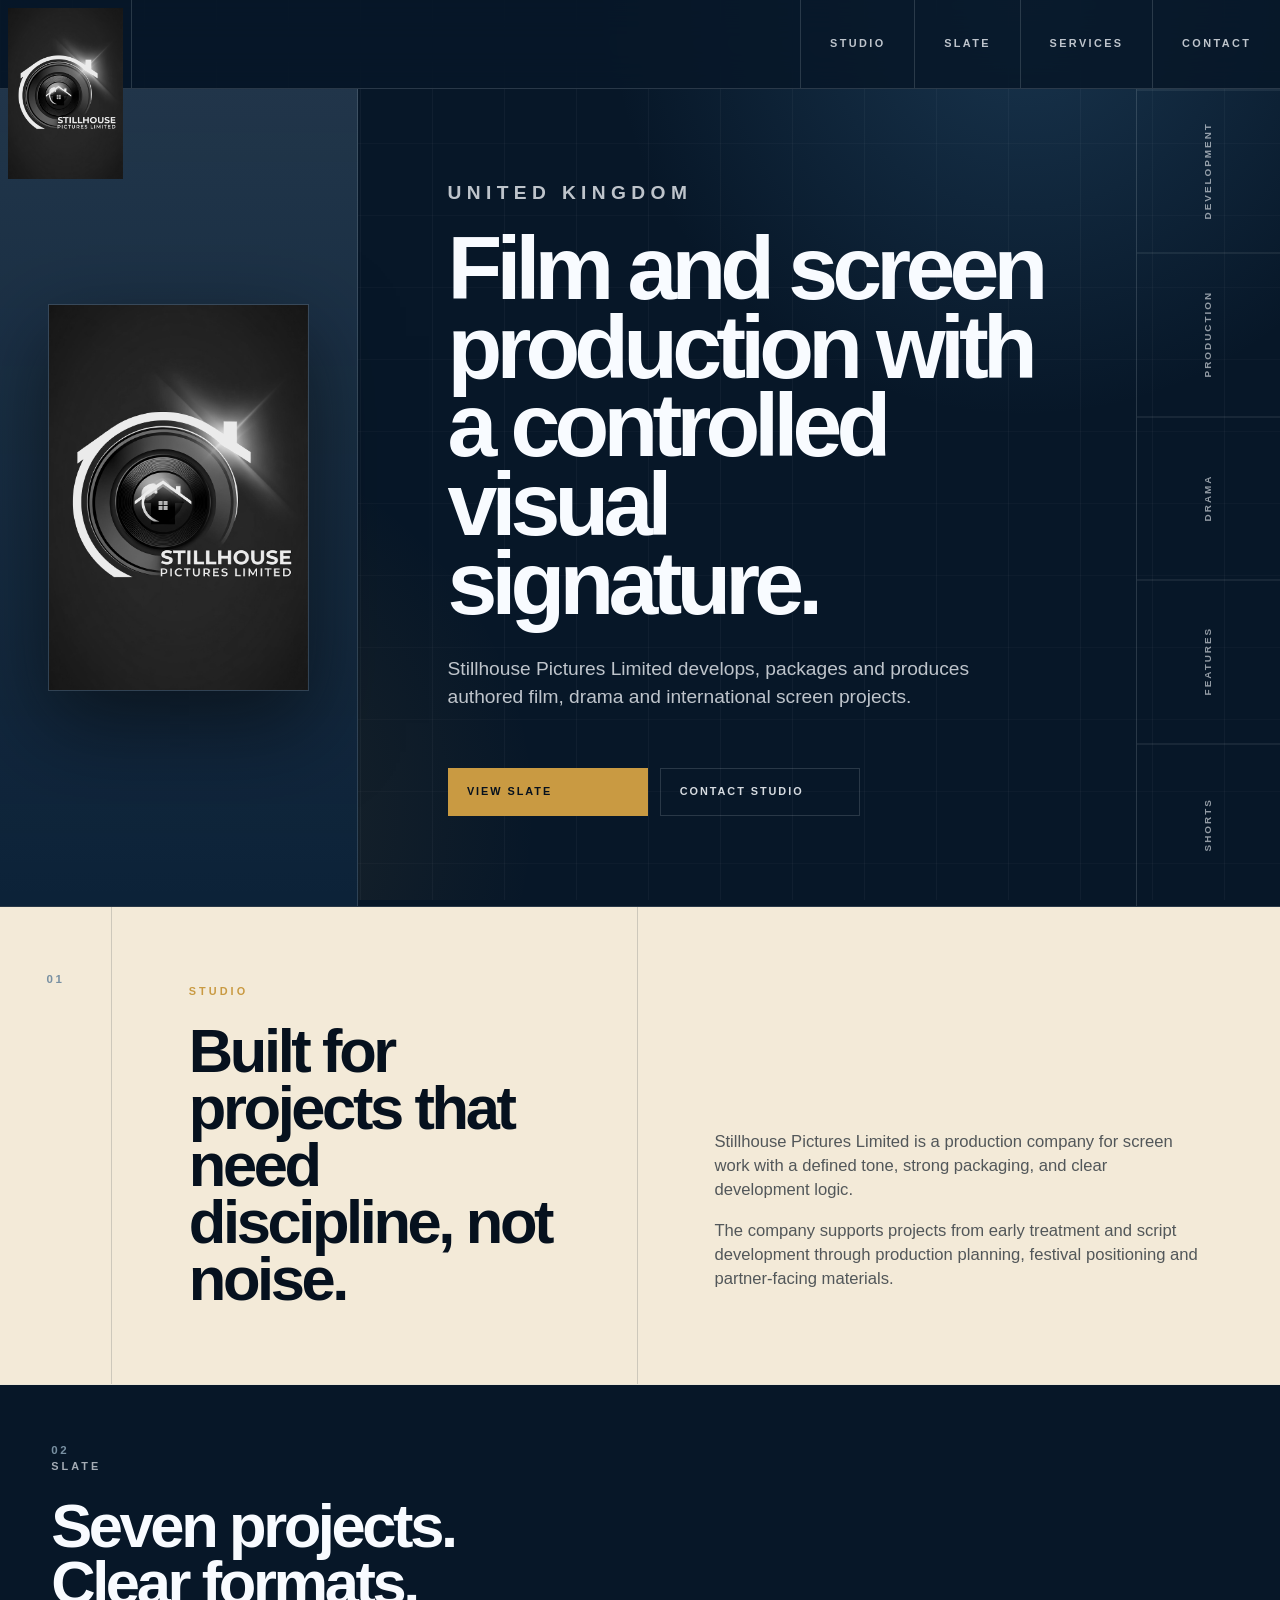
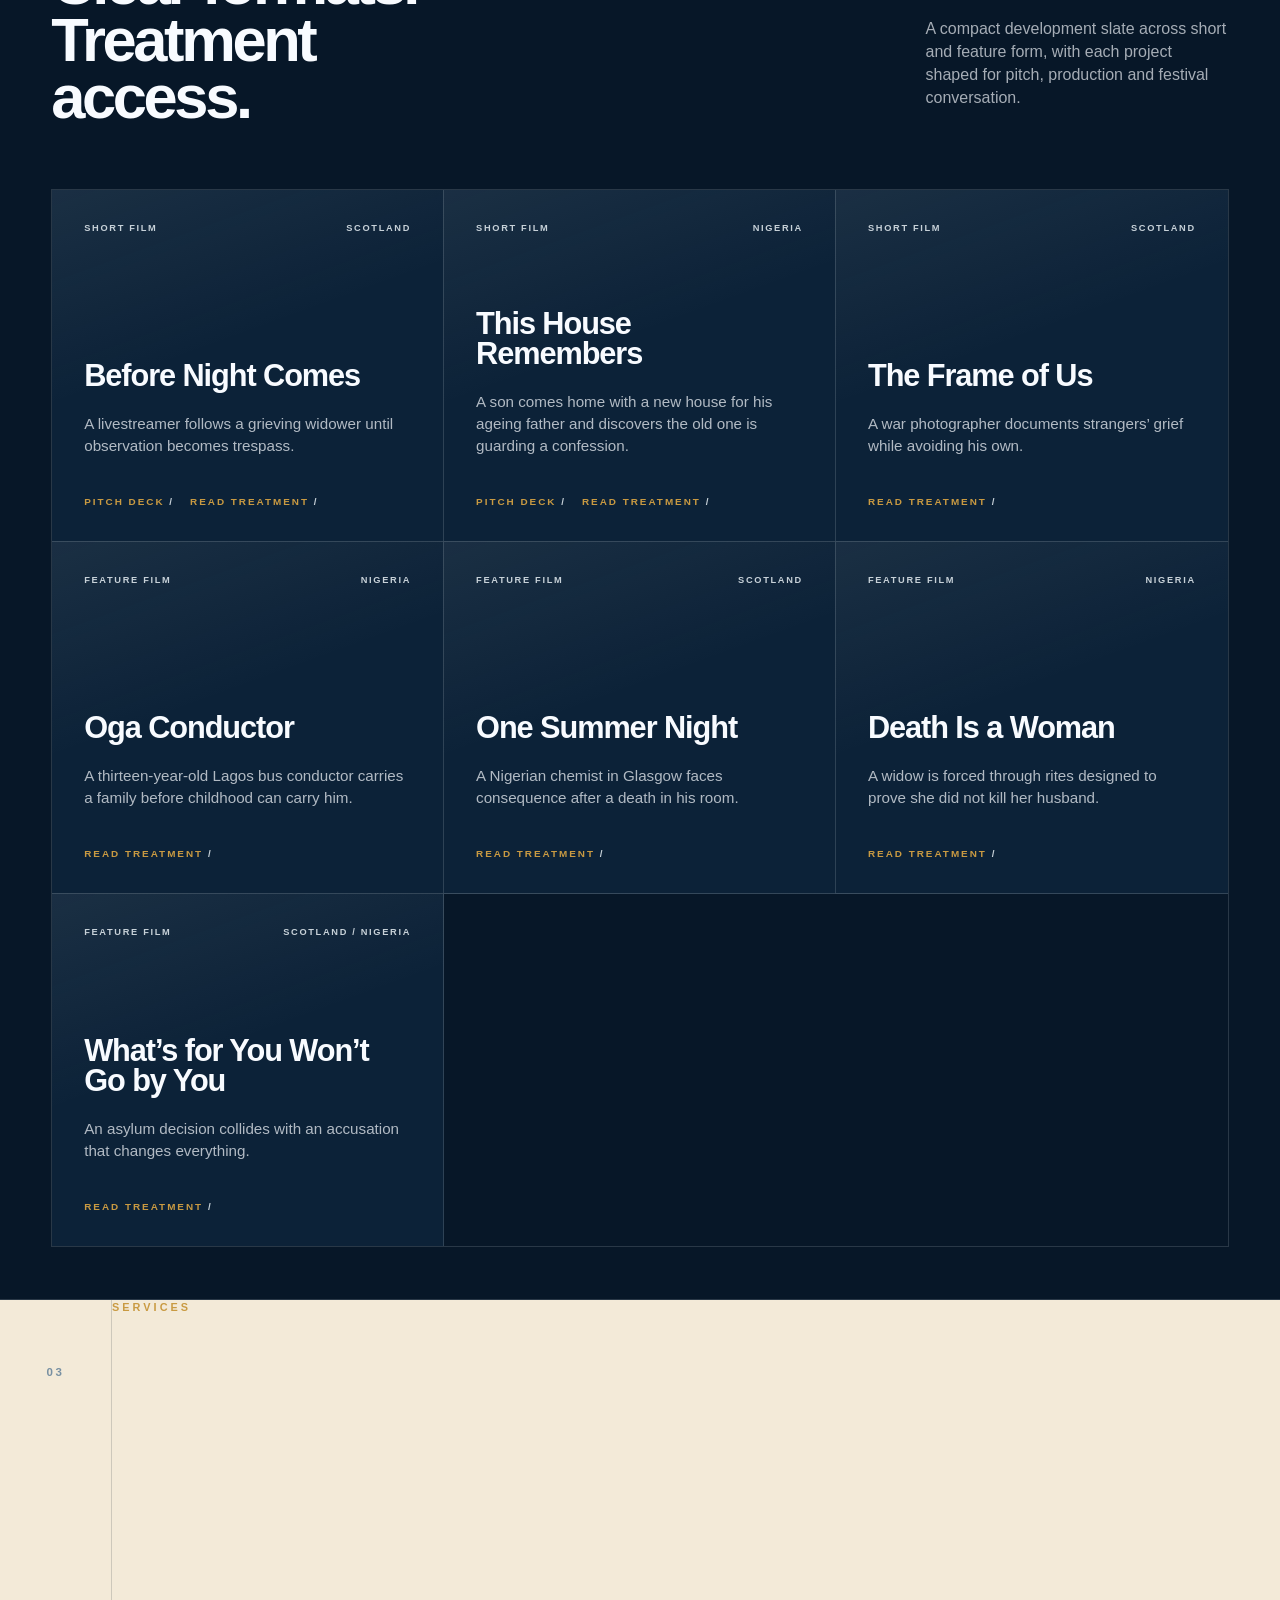
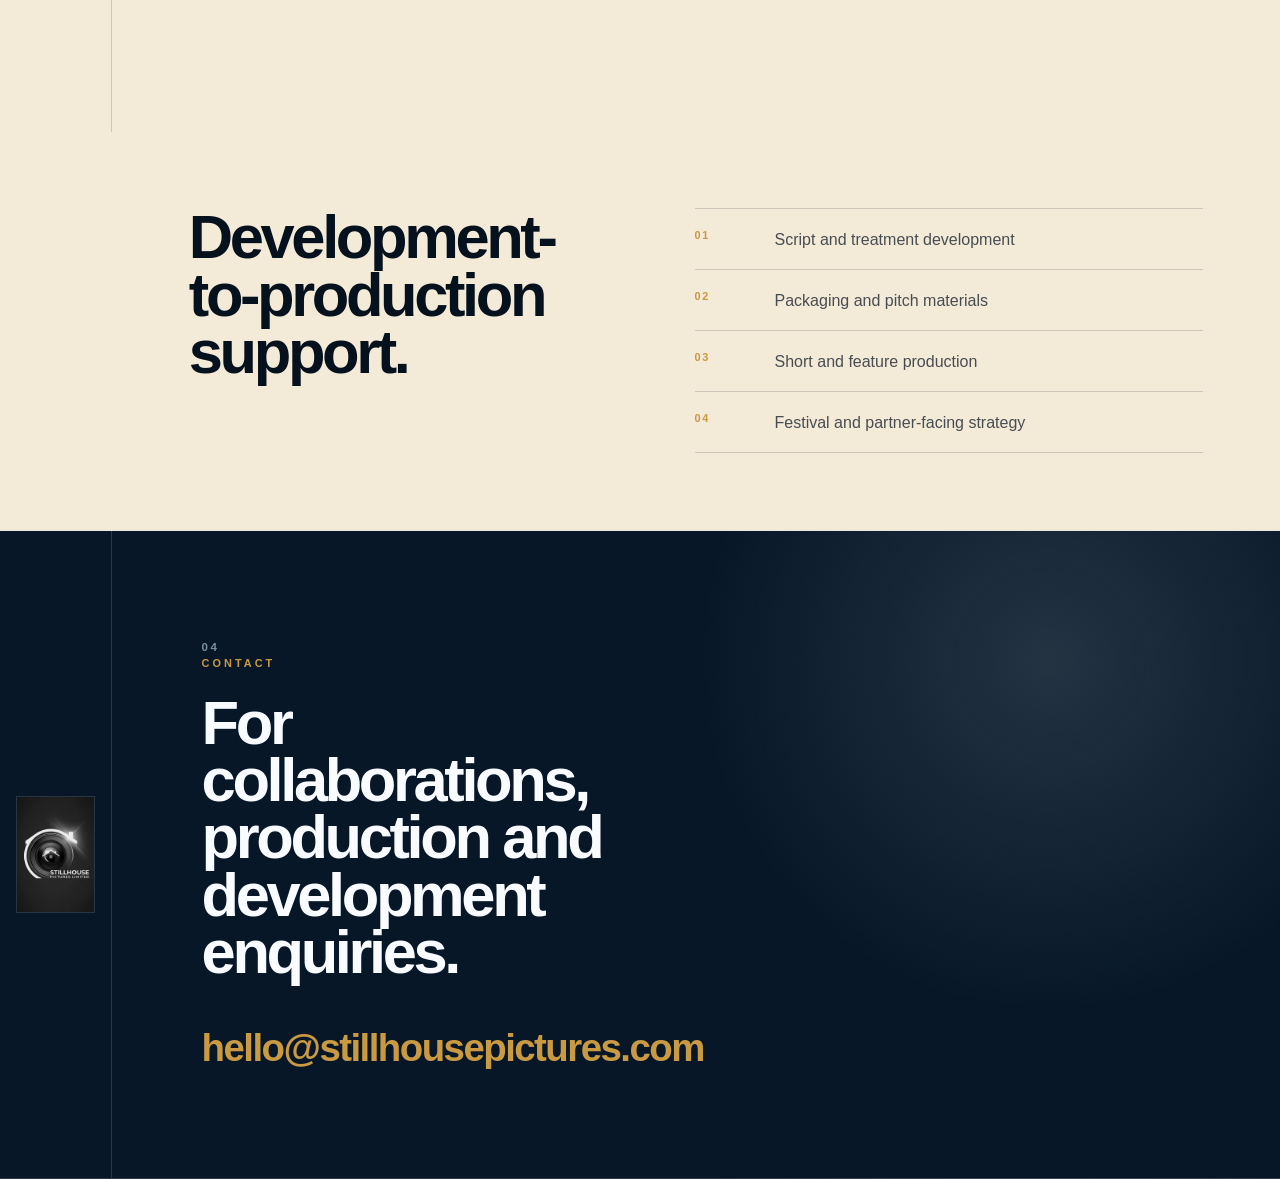
<file: index.html>
<!DOCTYPE html>
<html lang="en-GB">
<head>
  <meta charset="utf-8" />
  <meta name="viewport" content="width=device-width, initial-scale=1" />
  <meta
    name="description"
    content="Stillhouse Pictures Limited develops and produces film, drama and screen projects with a precise visual identity."
  />
  <title>Stillhouse Pictures Limited</title>
  <!-- Production deployment source: GitHub main -->
  <link rel="stylesheet" href="styles.css" />
</head>
<body>
  <header class="site-header" aria-label="Stillhouse Pictures navigation">
    <a class="brand" href="#top" aria-label="Stillhouse Pictures Limited home">
      <img src="assets/stillhouse-original-logo.jpg" alt="Stillhouse Pictures Limited" />
    </a>
    <nav aria-label="Main navigation">
      <a href="#studio">Studio</a>
      <a href="#slate">Slate</a>
      <a href="#services">Services</a>
      <a href="#contact">Contact</a>
    </nav>
  </header>

  <main id="top">
    <section class="hero">
      <div class="hero-logo">
        <img src="assets/stillhouse-original-logo.jpg" alt="Stillhouse Pictures Limited" />
      </div>
      <div class="hero-copy">
        <p class="kicker">United Kingdom</p>
        <h1>Film and screen production with a controlled visual signature.</h1>
        <p>
          Stillhouse Pictures Limited develops, packages and produces authored
          film, drama and international screen projects.
        </p>
        <div class="hero-actions">
          <a class="button gold" href="#slate">View Slate</a>
          <a class="button silver" href="mailto:hello@stillhousepictures.com">Contact Studio</a>
        </div>
      </div>
      <aside class="hero-meta" aria-label="Company focus">
        <span>Development</span>
        <span>Production</span>
        <span>Drama</span>
        <span>Features</span>
        <span>Shorts</span>
      </aside>
    </section>

    <section id="studio" class="studio-panel">
      <div class="section-index">01</div>
      <div class="studio-copy">
        <p class="kicker">Studio</p>
        <h2>Built for projects that need discipline, not noise.</h2>
      </div>
      <div class="studio-text">
        <p>
          Stillhouse Pictures Limited is a production company for screen work
          with a defined tone, strong packaging, and clear development logic.
        </p>
        <p>
          The company supports projects from early treatment and script
          development through production planning, festival positioning and
          partner-facing materials.
        </p>
      </div>
    </section>

    <section id="slate" class="slate-section">
      <div class="section-head">
        <div>
          <div class="section-index">02</div>
          <p class="kicker">Slate</p>
          <h2>Seven projects. Clear formats. Treatment access.</h2>
        </div>
        <p>
          A compact development slate across short and feature form, with each
          project shaped for pitch, production and festival conversation.
        </p>
      </div>

      <div class="slate-grid">
        <article class="project-card">
          <div class="project-top">
            <span>Short Film</span>
            <span>Scotland</span>
          </div>
          <h3>Before Night Comes</h3>
          <p>A livestreamer follows a grieving widower until observation becomes trespass.</p>
          <div class="project-links">
            <a href="https://before.stillhousepictures.com">Pitch Deck</a>
            <a href="https://imafidonjesurobo-owie.com/projects/before-night-comes">Read Treatment</a>
          </div>
        </article>

        <article class="project-card">
          <div class="project-top">
            <span>Short Film</span>
            <span>Nigeria</span>
          </div>
          <h3>This House Remembers</h3>
          <p>A son comes home with a new house for his ageing father and discovers the old one is guarding a confession.</p>
          <div class="project-links">
            <a href="https://thishouseremembers.stillhousepictures.com">Pitch Deck</a>
            <a href="https://stillhousepictures.com/this-house-remembers-treatment">Read Treatment</a>
          </div>
        </article>

        <article class="project-card">
          <div class="project-top">
            <span>Short Film</span>
            <span>Scotland</span>
          </div>
          <h3>The Frame of Us</h3>
          <p>A war photographer documents strangers’ grief while avoiding his own.</p>
          <a href="https://imafidonjesurobo-owie.com/projects/the-frame-of-us">Read Treatment</a>
        </article>

        <article class="project-card">
          <div class="project-top">
            <span>Feature Film</span>
            <span>Nigeria</span>
          </div>
          <h3>Oga Conductor</h3>
          <p>A thirteen-year-old Lagos bus conductor carries a family before childhood can carry him.</p>
          <a href="https://imafidonjesurobo-owie.com/projects/oga-conductor">Read Treatment</a>
        </article>

        <article class="project-card">
          <div class="project-top">
            <span>Feature Film</span>
            <span>Scotland</span>
          </div>
          <h3>One Summer Night</h3>
          <p>A Nigerian chemist in Glasgow faces consequence after a death in his room.</p>
          <a href="https://imafidonjesurobo-owie.com/projects/one-summer-night">Read Treatment</a>
        </article>

        <article class="project-card">
          <div class="project-top">
            <span>Feature Film</span>
            <span>Nigeria</span>
          </div>
          <h3>Death Is a Woman</h3>
          <p>A widow is forced through rites designed to prove she did not kill her husband.</p>
          <a href="https://imafidonjesurobo-owie.com/projects/death-is-a-woman">Read Treatment</a>
        </article>

        <article class="project-card">
          <div class="project-top">
            <span>Feature Film</span>
            <span>Scotland / Nigeria</span>
          </div>
          <h3>What’s for You Won’t Go by You</h3>
          <p>An asylum decision collides with an accusation that changes everything.</p>
          <a href="https://imafidonjesurobo-owie.com/projects/whats-for-you-wont-go-by-you">Read Treatment</a>
        </article>
      </div>
    </section>

    <section id="services" class="services-section">
      <div class="section-index">03</div>
      <p class="kicker">Services</p>
      <div class="service-grid">
        <div>
          <h2>Development-to-production support.</h2>
        </div>
        <ul>
          <li><span>01</span> Script and treatment development</li>
          <li><span>02</span> Packaging and pitch materials</li>
          <li><span>03</span> Short and feature production</li>
          <li><span>04</span> Festival and partner-facing strategy</li>
        </ul>
      </div>
    </section>

    <section id="contact" class="contact-section">
      <div class="contact-logo">
        <img src="assets/stillhouse-original-logo.jpg" alt="Stillhouse Pictures Limited" />
      </div>
      <div>
        <div class="section-index">04</div>
        <p class="kicker">Contact</p>
        <h2>For collaborations, production and development enquiries.</h2>
        <a class="email" href="mailto:hello@stillhousepictures.com">hello@stillhousepictures.com</a>
      </div>
    </section>
  </main>
</body>
</html>
</file>
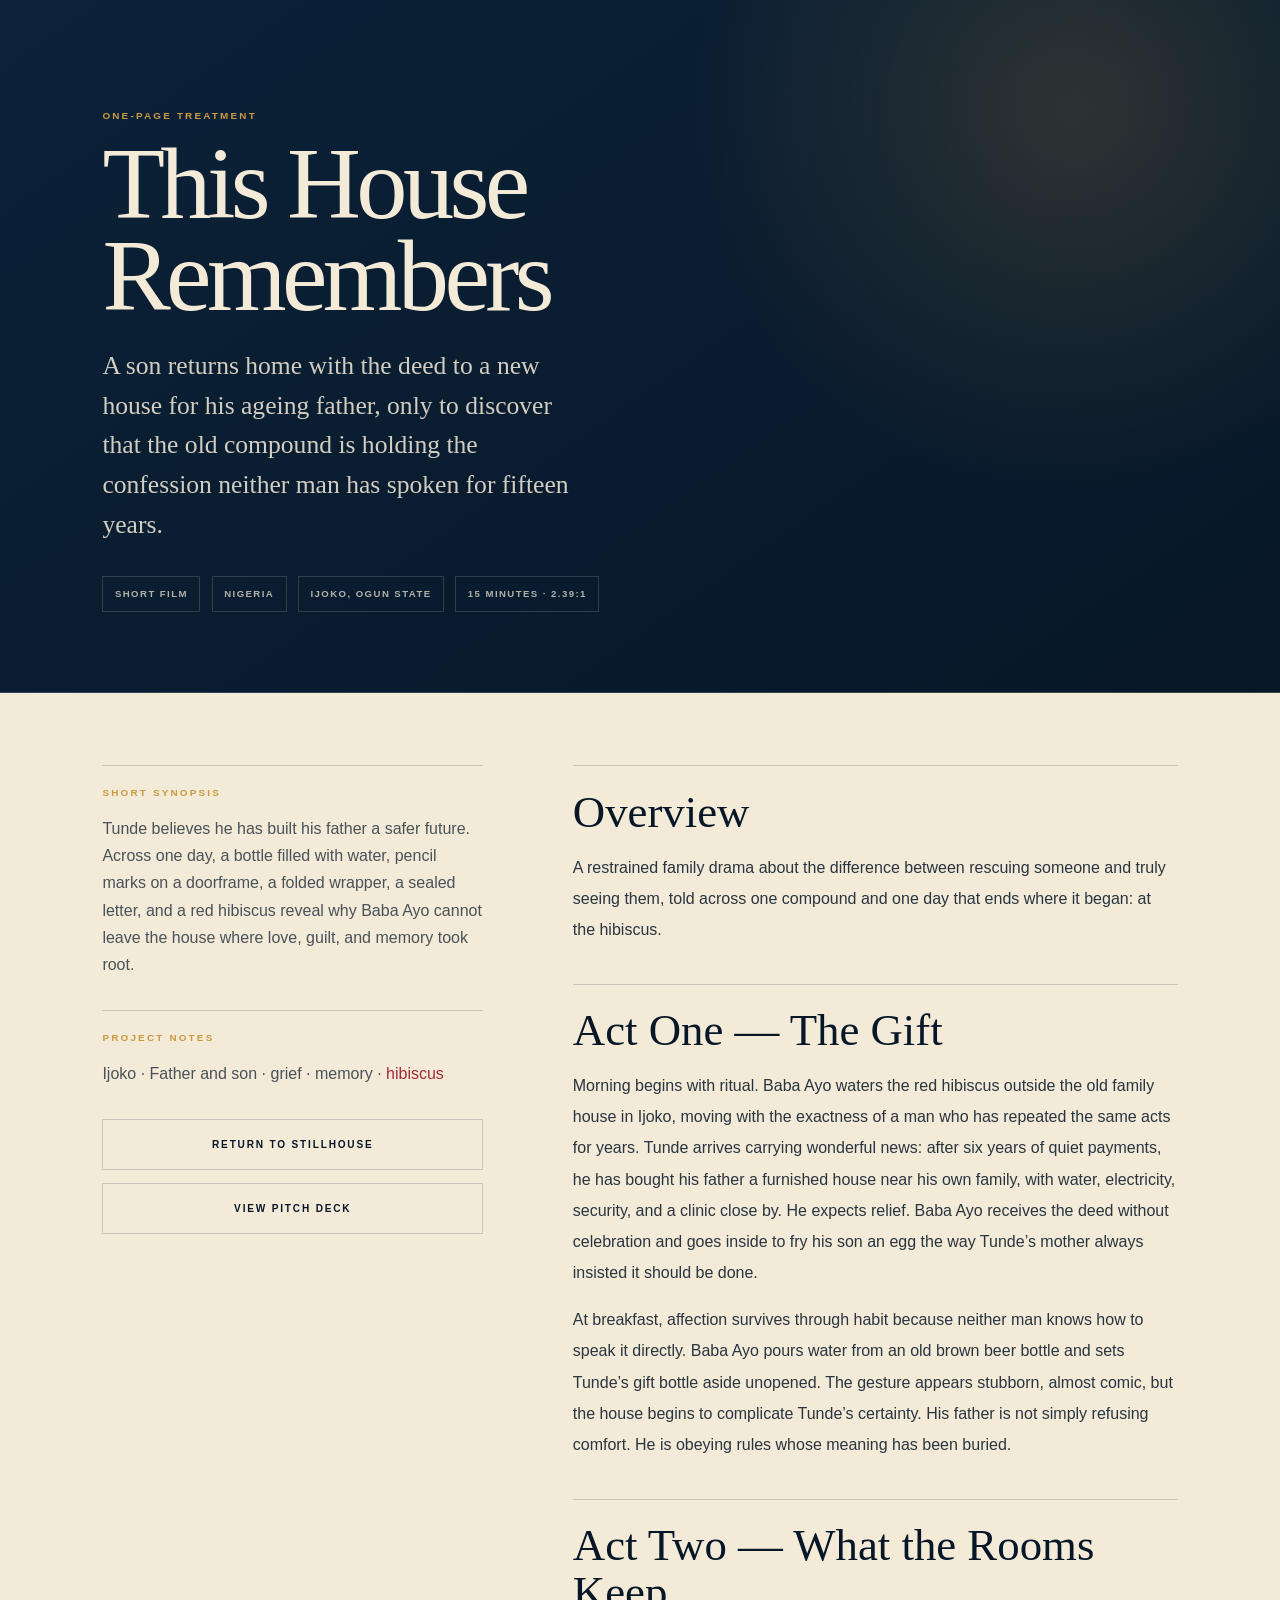
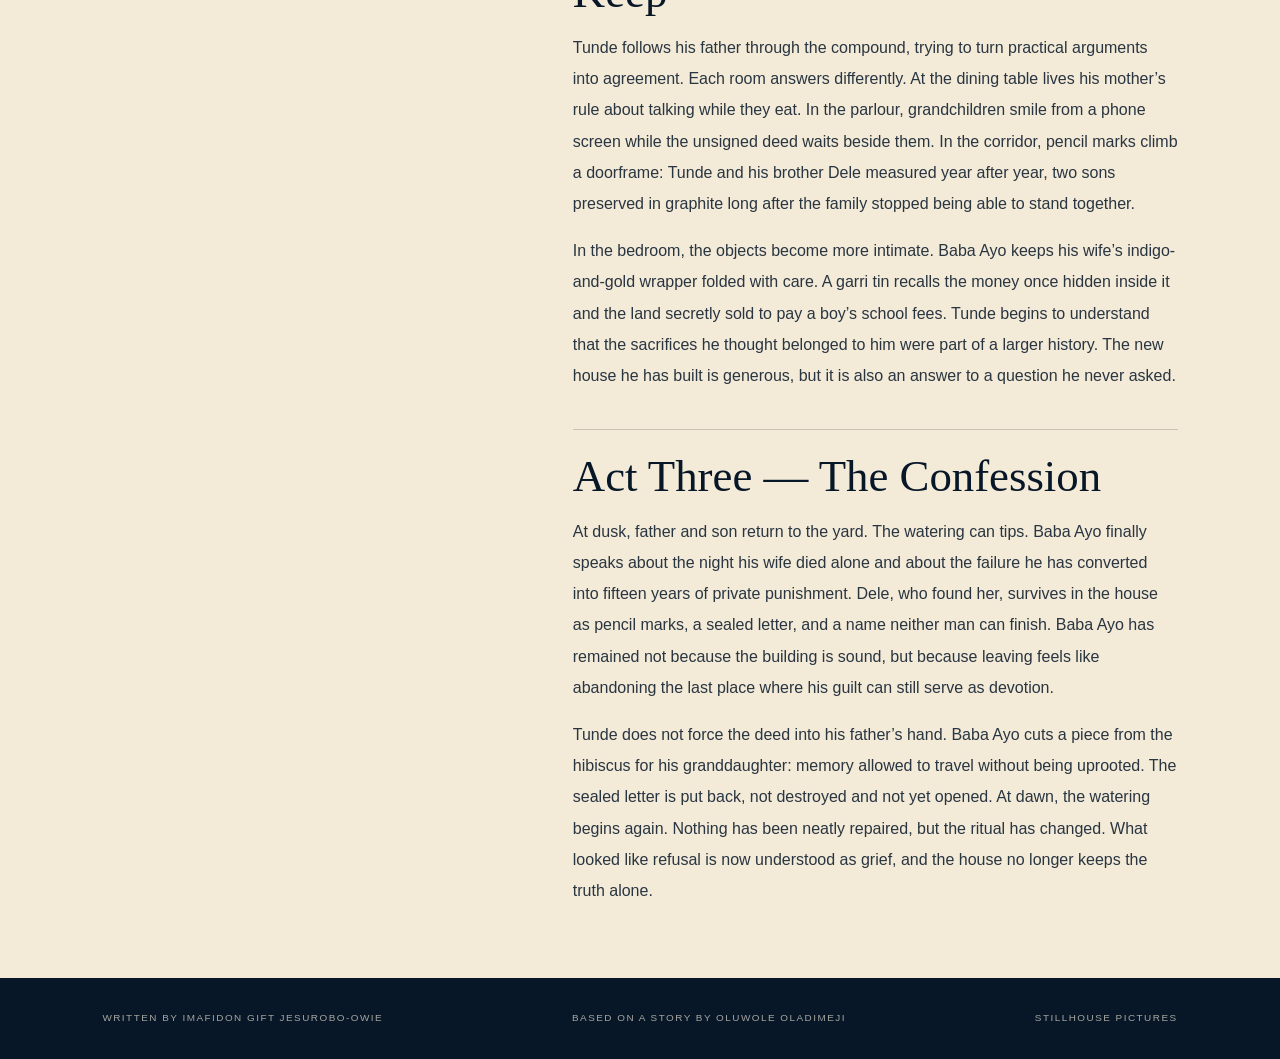
<file: this-house-remembers-treatment.html>
<!DOCTYPE html>
<html lang="en-GB">
<head>
  <meta charset="utf-8" />
  <meta name="viewport" content="width=device-width, initial-scale=1" />
  <meta name="description" content="One-page treatment for This House Remembers, a Nigerian short film by Imafidon Gift Jesurobo-Owie." />
  <title>This House Remembers — Treatment</title>
  <style>
    :root{--ink:#071728;--ink2:#0c2238;--bone:#f3ead8;--gold:#c99a42;--silver:#c7d1d8;--line:rgba(7,23,40,.18);--lightline:rgba(199,209,216,.18)}
    *{box-sizing:border-box}html{scroll-behavior:smooth}body{margin:0;background:var(--bone);color:var(--ink);font-family:"Helvetica Neue",Helvetica,Arial,sans-serif;line-height:1.7}
    a{color:inherit;text-decoration:none}.hero{min-height:72vh;display:flex;align-items:flex-end;padding:clamp(5rem,12vh,9rem) clamp(1.5rem,8vw,7rem) clamp(3rem,7vw,5rem);background:radial-gradient(circle at 84% 16%,rgba(201,154,66,.18),transparent 24rem),linear-gradient(145deg,var(--ink2),var(--ink));color:var(--bone);border-bottom:1px solid var(--lightline)}
    .hero-inner{max-width:1050px}.eyebrow,.label{font-size:.62rem;font-weight:800;letter-spacing:.22em;text-transform:uppercase;color:var(--gold)}h1,h2{font-family:Georgia,"Times New Roman",serif;font-weight:400}h1{max-width:10ch;margin:.8rem 0 1.5rem;font-size:clamp(3.3rem,8vw,7.4rem);line-height:.9;letter-spacing:-.045em}.lede{max-width:38ch;margin:0 0 2rem;font-family:Georgia,"Times New Roman",serif;font-size:clamp(1.2rem,2vw,1.65rem);line-height:1.55;color:rgba(243,234,216,.86)}
    .chips{display:flex;flex-wrap:wrap;gap:.7rem}.chip{padding:.55rem .72rem;border:1px solid var(--lightline);font-size:.6rem;font-weight:700;letter-spacing:.15em;text-transform:uppercase;color:rgba(243,234,216,.72)}
    .content{padding:clamp(3rem,8vh,6rem) clamp(1.5rem,8vw,7rem)}.grid{max-width:1120px;display:grid;grid-template-columns:minmax(0,.85fr) minmax(0,1.35fr);gap:clamp(2.5rem,7vw,6rem)}aside{align-self:start;position:sticky;top:2rem}.panel{padding-top:1.2rem;margin-bottom:2rem;border-top:1px solid var(--line)}.panel p{margin:.8rem 0 0;color:rgba(7,23,40,.72)}
    .actions{display:grid;gap:.8rem}.button{min-height:3.2rem;display:flex;align-items:center;justify-content:center;padding:.85rem 1rem;border:1px solid var(--line);font-size:.63rem;font-weight:800;letter-spacing:.18em;text-transform:uppercase;transition:.2s}.button:hover{border-color:var(--gold);background:rgba(201,154,66,.1)}
    article{display:grid;gap:2.4rem}.section{padding-top:1.4rem;border-top:1px solid var(--line)}h2{margin:0 0 1rem;font-size:clamp(1.9rem,4vw,2.8rem);line-height:1.05}.section p{max-width:68ch;margin:0 0 1rem;color:rgba(7,23,40,.86);line-height:1.95}.section p:last-child{margin-bottom:0}.hibiscus{color:#a02d35}
    footer{display:flex;justify-content:space-between;gap:2rem;flex-wrap:wrap;padding:2rem clamp(1.5rem,8vw,7rem);background:var(--ink);color:rgba(243,234,216,.68);font-size:.62rem;letter-spacing:.15em;text-transform:uppercase}
    @media(max-width:850px){.grid{grid-template-columns:1fr}aside{position:static}.hero{min-height:auto}}@media(max-width:520px){h1{font-size:3.4rem}}
  </style>
</head>
<body>
  <header class="hero">
    <div class="hero-inner">
      <div class="eyebrow">One-Page Treatment</div>
      <h1>This House Remembers</h1>
      <p class="lede">A son returns home with the deed to a new house for his ageing father, only to discover that the old compound is holding the confession neither man has spoken for fifteen years.</p>
      <div class="chips"><span class="chip">Short film</span><span class="chip">Nigeria</span><span class="chip">Ijoko, Ogun State</span><span class="chip">15 minutes · 2.39:1</span></div>
    </div>
  </header>
  <main class="content">
    <div class="grid">
      <aside>
        <section class="panel">
          <div class="label">Short Synopsis</div>
          <p>Tunde believes he has built his father a safer future. Across one day, a bottle filled with water, pencil marks on a doorframe, a folded wrapper, a sealed letter, and a red hibiscus reveal why Baba Ayo cannot leave the house where love, guilt, and memory took root.</p>
        </section>
        <section class="panel">
          <div class="label">Project Notes</div>
          <p>Ijoko · Father and son · grief · memory · <span class="hibiscus">hibiscus</span></p>
        </section>
        <nav class="actions" aria-label="Project links">
          <a class="button" href="https://stillhousepictures.com">Return to Stillhouse</a>
          <a class="button" href="https://thishouseremembers.stillhousepictures.com">View Pitch Deck</a>
        </nav>
      </aside>
      <article>
        <section class="section">
          <h2>Overview</h2>
          <p>A restrained family drama about the difference between rescuing someone and truly seeing them, told across one compound and one day that ends where it began: at the hibiscus.</p>
        </section>
        <section class="section">
          <h2>Act One — The Gift</h2>
          <p>Morning begins with ritual. Baba Ayo waters the red hibiscus outside the old family house in Ijoko, moving with the exactness of a man who has repeated the same acts for years. Tunde arrives carrying wonderful news: after six years of quiet payments, he has bought his father a furnished house near his own family, with water, electricity, security, and a clinic close by. He expects relief. Baba Ayo receives the deed without celebration and goes inside to fry his son an egg the way Tunde’s mother always insisted it should be done.</p>
          <p>At breakfast, affection survives through habit because neither man knows how to speak it directly. Baba Ayo pours water from an old brown beer bottle and sets Tunde’s gift bottle aside unopened. The gesture appears stubborn, almost comic, but the house begins to complicate Tunde’s certainty. His father is not simply refusing comfort. He is obeying rules whose meaning has been buried.</p>
        </section>
        <section class="section">
          <h2>Act Two — What the Rooms Keep</h2>
          <p>Tunde follows his father through the compound, trying to turn practical arguments into agreement. Each room answers differently. At the dining table lives his mother’s rule about talking while they eat. In the parlour, grandchildren smile from a phone screen while the unsigned deed waits beside them. In the corridor, pencil marks climb a doorframe: Tunde and his brother Dele measured year after year, two sons preserved in graphite long after the family stopped being able to stand together.</p>
          <p>In the bedroom, the objects become more intimate. Baba Ayo keeps his wife’s indigo-and-gold wrapper folded with care. A garri tin recalls the money once hidden inside it and the land secretly sold to pay a boy’s school fees. Tunde begins to understand that the sacrifices he thought belonged to him were part of a larger history. The new house he has built is generous, but it is also an answer to a question he never asked.</p>
        </section>
        <section class="section">
          <h2>Act Three — The Confession</h2>
          <p>At dusk, father and son return to the yard. The watering can tips. Baba Ayo finally speaks about the night his wife died alone and about the failure he has converted into fifteen years of private punishment. Dele, who found her, survives in the house as pencil marks, a sealed letter, and a name neither man can finish. Baba Ayo has remained not because the building is sound, but because leaving feels like abandoning the last place where his guilt can still serve as devotion.</p>
          <p>Tunde does not force the deed into his father’s hand. Baba Ayo cuts a piece from the hibiscus for his granddaughter: memory allowed to travel without being uprooted. The sealed letter is put back, not destroyed and not yet opened. At dawn, the watering begins again. Nothing has been neatly repaired, but the ritual has changed. What looked like refusal is now understood as grief, and the house no longer keeps the truth alone.</p>
        </section>
      </article>
    </div>
  </main>
  <footer><span>Written by Imafidon Gift Jesurobo-Owie</span><span>Based on a story by Oluwole Oladimeji</span><span>Stillhouse Pictures</span></footer>
</body>
</html>
</file>
<file: styles.css>
:root {
  --blue: #071728;
  --blue-2: #0c2238;
  --blue-3: #12324f;
  --ink: #06111e;
  --white: #f8fbff;
  --cream: #f3ead8;
  --cream-2: #dccbac;
  --gold: #c99a42;
  --silver: #c7d1d8;
  --silver-2: #7890a2;
  --line: rgba(199, 209, 216, 0.18);
  --line-dark: rgba(7, 23, 40, 0.16);
  --sans: "Helvetica Neue", Helvetica, Arial, sans-serif;
}

* {
  box-sizing: border-box;
}

html {
  scroll-behavior: smooth;
}

body {
  margin: 0;
  background: var(--blue);
  color: var(--white);
  font-family: var(--sans);
  font-weight: 400;
  line-height: 1.45;
}

body::before {
  content: "";
  position: fixed;
  inset: 0;
  z-index: -1;
  background:
    linear-gradient(90deg, rgba(255,255,255,0.035) 1px, transparent 1px),
    linear-gradient(0deg, rgba(255,255,255,0.025) 1px, transparent 1px),
    radial-gradient(circle at 80% 0%, rgba(71, 130, 176, 0.28), transparent 26rem),
    radial-gradient(circle at 12% 90%, rgba(201, 154, 66, 0.13), transparent 24rem),
    var(--blue);
  background-size: 4.5rem 4.5rem, 4.5rem 4.5rem, auto, auto;
}

img {
  display: block;
  max-width: 100%;
}

a {
  color: inherit;
  text-decoration: none;
}

.site-header {
  position: sticky;
  top: 0;
  z-index: 10;
  min-height: 5.5rem;
  display: grid;
  grid-template-columns: auto 1fr;
  align-items: center;
  border-bottom: 1px solid var(--line);
  background: rgba(7, 23, 40, 0.88);
  backdrop-filter: blur(18px);
}

.brand {
  width: 8.25rem;
  height: 5.5rem;
  display: grid;
  place-items: center;
  border-right: 1px solid var(--line);
  padding: 0.5rem;
}

.brand img,
.hero-logo img,
.contact-logo img {
  filter: grayscale(1) contrast(1.06) brightness(0.92);
}

.brand img {
  width: 100%;
  height: 100%;
  object-fit: cover;
  object-position: center 42%;
}

nav {
  justify-self: end;
  display: flex;
  align-items: center;
}

nav a {
  min-height: 5.5rem;
  display: grid;
  place-items: center;
  padding: 0 1.8rem;
  border-left: 1px solid var(--line);
  color: rgba(248, 251, 255, 0.76);
  font-size: 0.68rem;
  font-weight: 700;
  letter-spacing: 0.22em;
  text-transform: uppercase;
}

nav a:hover {
  color: var(--gold);
  background: rgba(199, 209, 216, 0.05);
}

section {
  border-bottom: 1px solid var(--line);
}

.hero {
  min-height: calc(100vh - 5.5rem);
  display: grid;
  grid-template-columns: minmax(320px, 0.46fr) minmax(0, 1fr) 9rem;
}

.hero-logo {
  min-height: inherit;
  display: grid;
  align-items: center;
  padding: clamp(1.2rem, 4vw, 3rem);
  border-right: 1px solid var(--line);
  background:
    linear-gradient(180deg, rgba(199, 209, 216, 0.11), transparent),
    var(--blue-2);
}

.hero-logo img {
  width: min(100%, 28rem);
  margin-inline: auto;
  border: 1px solid rgba(197, 199, 198, 0.18);
  box-shadow: 0 2rem 5rem rgba(4, 13, 24, 0.52);
}

.hero-copy {
  min-height: inherit;
  display: flex;
  flex-direction: column;
  justify-content: center;
  padding: clamp(2rem, 7vw, 7rem);
}

.kicker {
  margin: 0 0 1.4rem;
  color: var(--gold);
  font-size: 0.68rem;
  font-weight: 800;
  letter-spacing: 0.28em;
  text-transform: uppercase;
}

h1,
h2,
h3,
p {
  margin-top: 0;
}

h1 {
  max-width: 13ch;
  margin-bottom: 2rem;
  color: var(--white);
  font-size: clamp(3rem, 7vw, 7.4rem);
  font-weight: 600;
  line-height: 0.88;
  letter-spacing: -0.065em;
}

h2 {
  max-width: 13ch;
  margin-bottom: 0;
  font-size: clamp(2.1rem, 4.8vw, 5rem);
  font-weight: 600;
  line-height: 0.93;
  letter-spacing: -0.055em;
}

h3 {
  margin-bottom: 1.4rem;
  font-size: clamp(1.35rem, 2.4vw, 2.15rem);
  font-weight: 600;
  line-height: 0.98;
  letter-spacing: -0.035em;
}

.hero-copy > p {
  max-width: 35rem;
  color: rgba(248, 251, 255, 0.76);
  font-size: clamp(1rem, 1.5vw, 1.25rem);
}

.hero-actions {
  display: flex;
  flex-wrap: wrap;
  gap: 0.8rem;
  margin-top: 2.4rem;
}

.button {
  min-width: 12.5rem;
  padding: 0.95rem 1.15rem;
  border: 1px solid var(--line);
  color: rgba(248, 251, 255, 0.86);
  font-size: 0.68rem;
  font-weight: 800;
  letter-spacing: 0.18em;
  text-transform: uppercase;
}

.button.gold {
  background: var(--gold);
  border-color: var(--gold);
  color: var(--ink);
}

.button.silver:hover,
.button.gold:hover {
  background: var(--silver);
  border-color: var(--silver);
  color: var(--ink);
}

.hero-meta {
  display: grid;
  grid-template-rows: repeat(5, 1fr);
  border-left: 1px solid var(--line);
}

.hero-meta span {
  display: grid;
  place-items: center;
  writing-mode: vertical-rl;
  transform: rotate(180deg);
  border-bottom: 1px solid var(--line);
  color: rgba(248, 251, 255, 0.58);
  font-size: 0.62rem;
  font-weight: 800;
  letter-spacing: 0.2em;
  text-transform: uppercase;
}

.studio-panel,
.services-section,
.contact-section {
  display: grid;
  grid-template-columns: 7rem minmax(0, 0.9fr) minmax(0, 1.1fr);
}

.studio-panel {
  background: var(--cream);
  color: var(--ink);
}

.section-index {
  padding-top: 0.35rem;
  color: var(--silver-2);
  font-size: 0.72rem;
  font-weight: 800;
  letter-spacing: 0.22em;
}

.studio-panel > .section-index,
.services-section > .section-index {
  min-height: 27rem;
  display: grid;
  place-items: start center;
  padding-top: clamp(2rem, 5vw, 5rem);
  border-right: 1px solid var(--line-dark);
}

.studio-copy,
.studio-text {
  padding: clamp(2.5rem, 6vw, 6rem);
}

.studio-copy {
  border-right: 1px solid var(--line-dark);
}

.studio-text {
  align-self: end;
}

.studio-text p {
  max-width: 34rem;
  color: rgba(6, 17, 30, 0.68);
  font-size: clamp(1rem, 1.3vw, 1.18rem);
}

.slate-section {
  padding: clamp(2rem, 4vw, 4rem);
}

.section-head {
  display: grid;
  grid-template-columns: minmax(0, 1fr) minmax(260px, 0.36fr);
  gap: 2rem;
  align-items: end;
  padding-bottom: clamp(2rem, 5vw, 4rem);
}

.section-head p {
  color: rgba(248, 251, 255, 0.66);
}

.slate-grid {
  display: grid;
  grid-template-columns: repeat(3, minmax(0, 1fr));
  border: 1px solid var(--line);
}

.project-card {
  min-height: 22rem;
  display: flex;
  flex-direction: column;
  padding: clamp(1.2rem, 2.5vw, 2.2rem);
  border-right: 1px solid var(--line);
  border-bottom: 1px solid var(--line);
  background:
    linear-gradient(160deg, rgba(197, 199, 198, 0.08), transparent 44%),
    var(--blue-2);
}

.project-card:nth-child(3n) {
  border-right: 0;
}

.project-card:nth-child(n+7) {
  border-bottom: 0;
}

.project-top {
  display: flex;
  justify-content: space-between;
  gap: 1rem;
  margin-bottom: auto;
  color: var(--silver);
  font-size: 0.58rem;
  font-weight: 800;
  letter-spacing: 0.18em;
  text-transform: uppercase;
}

.project-card p {
  color: rgba(248, 251, 255, 0.7);
  font-size: 0.95rem;
}

.project-card a {
  align-self: flex-start;
  margin-top: 1.4rem;
  color: var(--gold);
  font-size: 0.62rem;
  font-weight: 800;
  letter-spacing: 0.2em;
  text-transform: uppercase;
}

.project-card a::after {
  content: " /";
  color: var(--silver);
}

.project-links {
  display: flex;
  flex-wrap: wrap;
  gap: 1rem;
  margin-top: 1.4rem;
}

.project-links a {
  margin-top: 0;
}

.services-section {
  background: var(--cream);
  color: var(--ink);
}

.service-grid {
  grid-column: 2 / span 2;
  display: grid;
  grid-template-columns: minmax(0, 0.9fr) minmax(0, 1.1fr);
  gap: clamp(2rem, 7vw, 6rem);
  padding: clamp(2.5rem, 6vw, 6rem);
}

.service-grid ul {
  list-style: none;
  margin: 0;
  padding: 0;
  border-top: 1px solid var(--line-dark);
}

.service-grid li {
  display: grid;
  grid-template-columns: 4rem 1fr;
  gap: 1rem;
  padding: 1.15rem 0;
  border-bottom: 1px solid var(--line-dark);
  color: rgba(6, 17, 30, 0.72);
  font-size: 1rem;
}

.service-grid li span {
  color: var(--gold);
  font-size: 0.68rem;
  font-weight: 800;
  letter-spacing: 0.16em;
}

.contact-section {
  min-height: 72vh;
  background:
    radial-gradient(circle at 82% 20%, rgba(199, 209, 216, 0.15), transparent 22rem),
    var(--blue);
}

.contact-logo {
  grid-column: 1 / 2;
  display: grid;
  place-items: center;
  padding: 1rem;
  border-right: 1px solid var(--line);
}

.contact-logo img {
  width: 100%;
  max-width: 9rem;
  border: 1px solid rgba(197, 199, 198, 0.18);
}

.contact-section > div:last-child {
  grid-column: 2 / span 2;
  align-self: center;
  padding: clamp(2.5rem, 7vw, 7rem);
}

.email {
  display: inline-block;
  margin-top: 2.5rem;
  color: var(--gold);
  font-size: clamp(1.25rem, 3vw, 2.8rem);
  font-weight: 600;
  letter-spacing: -0.04em;
}

@media (max-width: 920px) {
  .site-header,
  .hero,
  .studio-panel,
  .services-section,
  .contact-section,
  .section-head,
  .service-grid {
    grid-template-columns: 1fr;
  }

  .site-header {
    position: relative;
  }

  .brand {
    width: 7.5rem;
  }

  nav {
    justify-self: stretch;
    overflow-x: auto;
    border-top: 1px solid var(--line);
  }

  nav a {
    min-height: 3.8rem;
    padding: 0 1rem;
  }

  .hero {
    min-height: auto;
  }

  .hero-logo,
  .hero-copy {
    min-height: auto;
  }

  .hero-meta {
    grid-template-columns: repeat(5, 1fr);
    grid-template-rows: none;
    border-left: 0;
    border-top: 1px solid var(--line);
  }

  .hero-meta span {
    min-height: 4rem;
    writing-mode: initial;
    transform: none;
    border-right: 1px solid var(--line);
  }

  .studio-panel > .section-index,
  .services-section > .section-index {
    min-height: auto;
    place-items: start;
    padding: 1.5rem;
    border-right: 0;
    border-bottom: 1px solid var(--line-dark);
  }

  .studio-copy,
  .studio-text {
    border-right: 0;
  }

  .service-grid {
    grid-column: auto;
  }

  .contact-logo {
    grid-column: auto;
    border-right: 0;
    border-bottom: 1px solid var(--line);
  }

  .contact-section > div:last-child {
    grid-column: auto;
  }

  .slate-grid {
    grid-template-columns: 1fr;
  }

  .project-card,
  .project-card:nth-child(3n),
  .project-card:nth-child(n+7) {
    border-right: 0;
    border-bottom: 1px solid var(--line);
  }
}

@media (max-width: 560px) {
  h1 {
    font-size: clamp(3rem, 16vw, 4.8rem);
  }

  h2 {
    font-size: clamp(2.4rem, 12vw, 3.8rem);
  }

  .hero-actions,
  .button {
    width: 100%;
  }

  .hero-meta {
    grid-template-columns: 1fr;
  }
}
</file>
